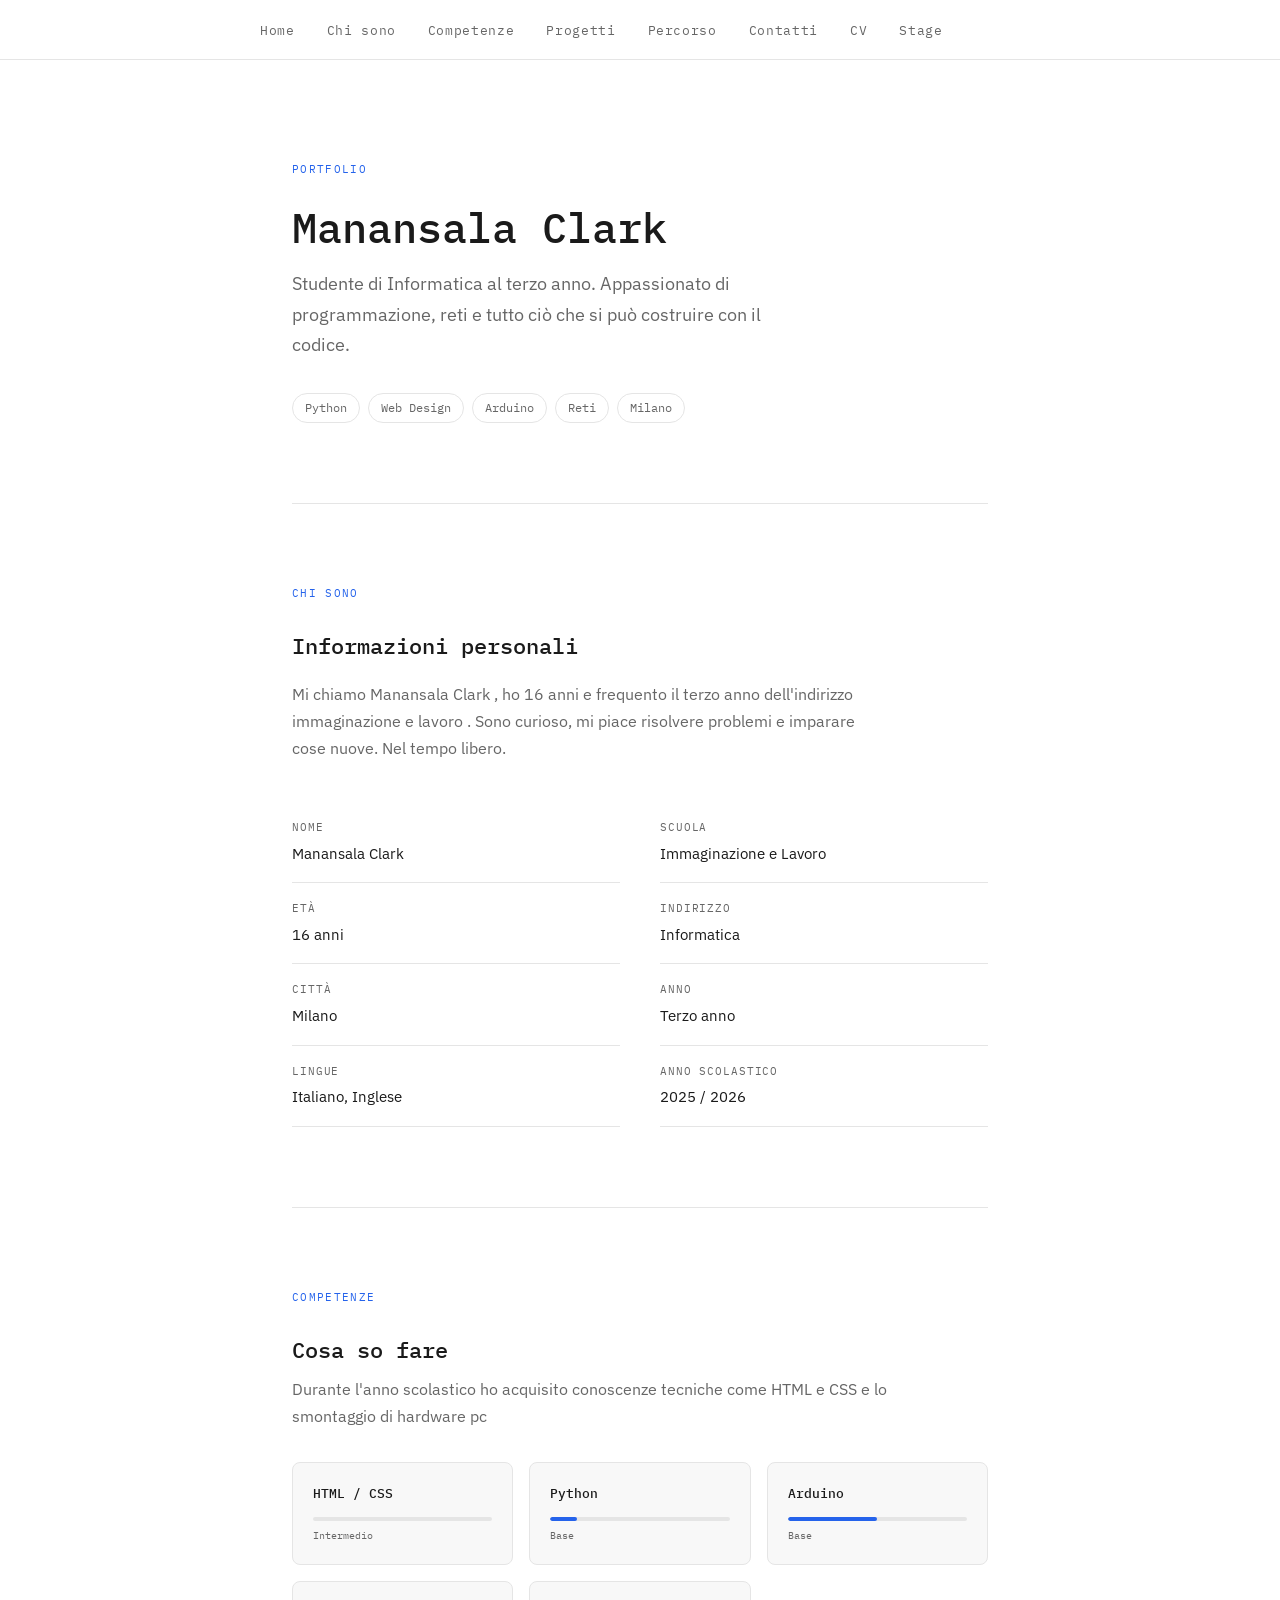
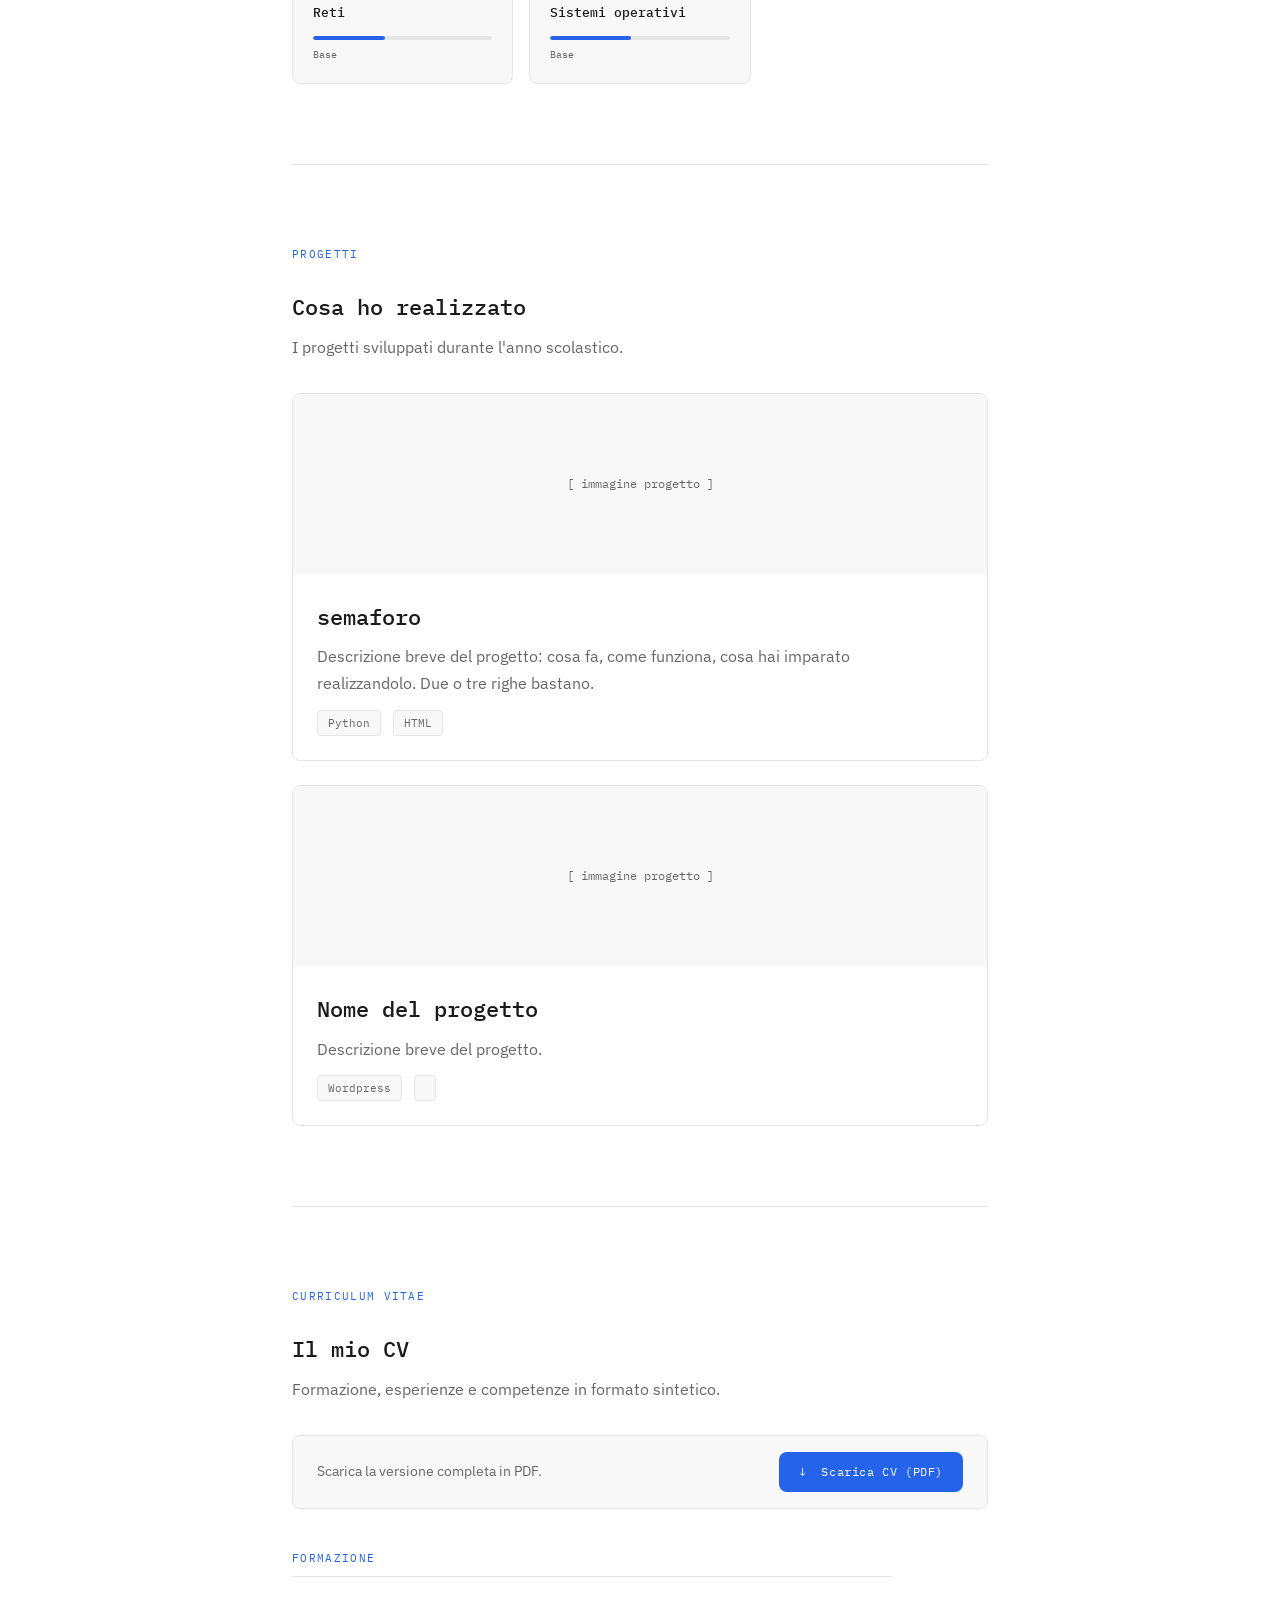
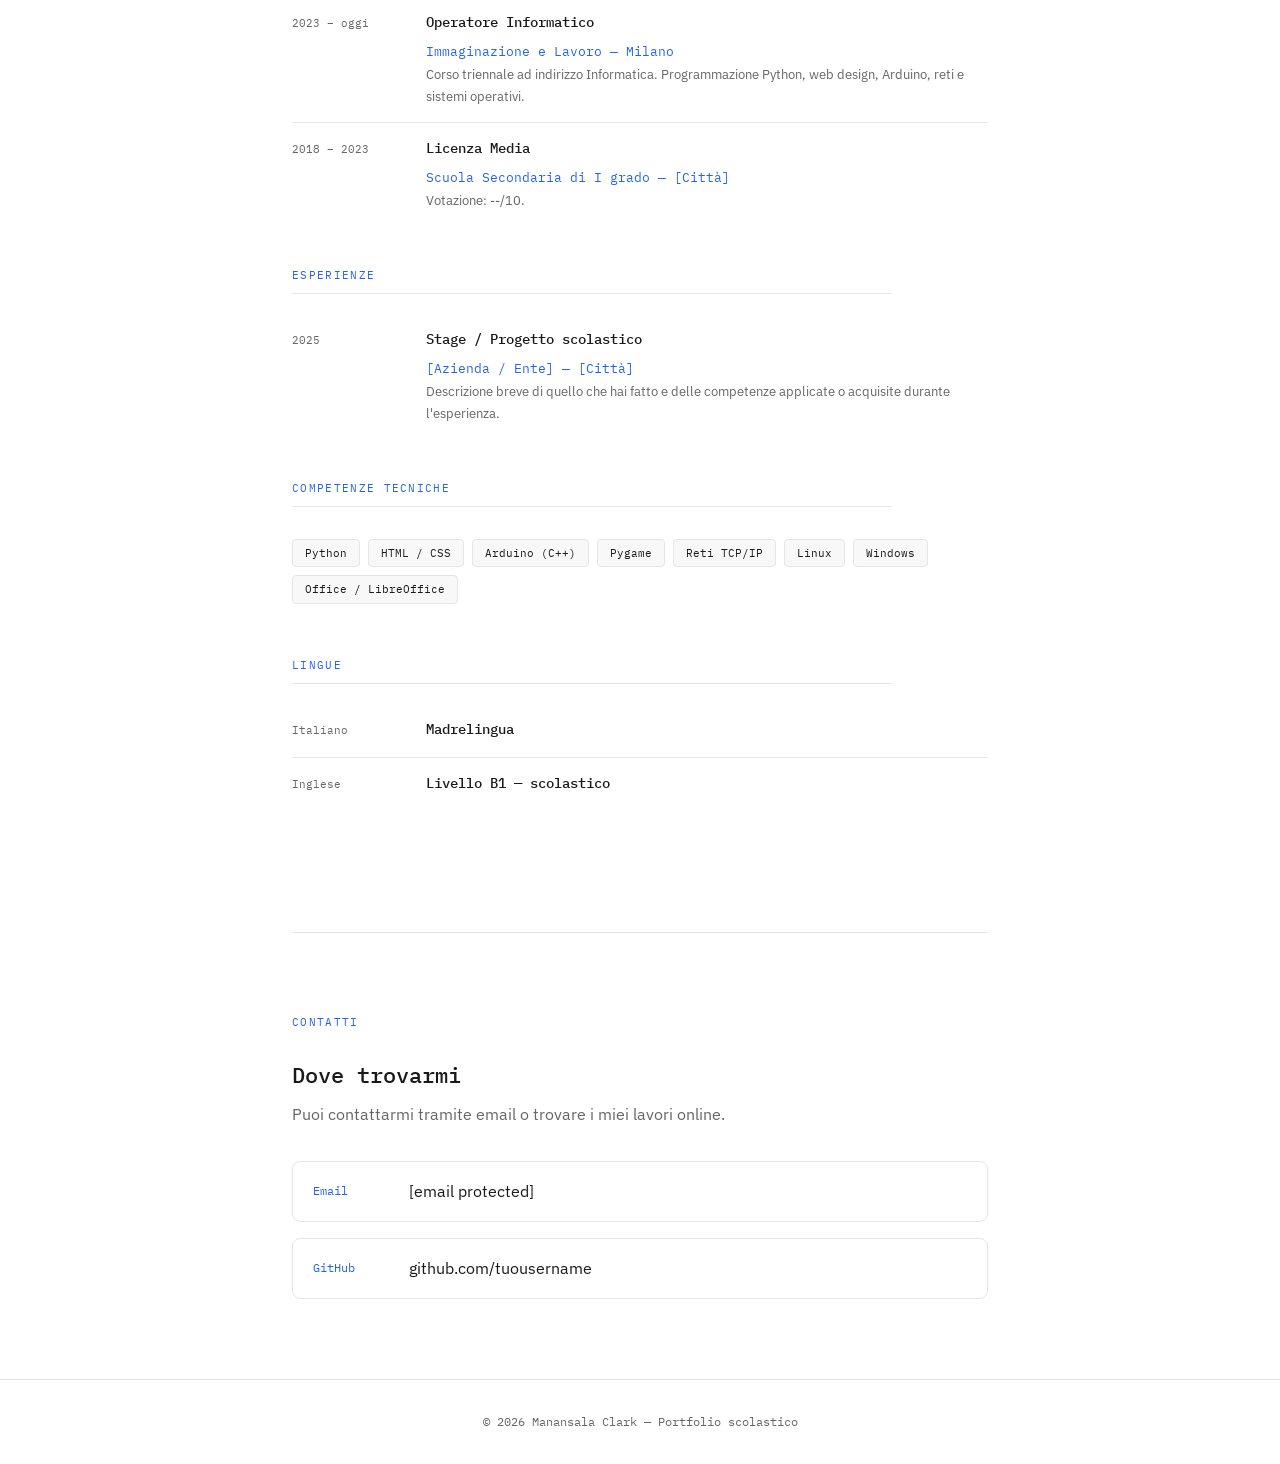
<file: index.html>
<!DOCTYPE html>
<html lang="it">
<head>
  <meta charset="UTF-8" />
  <meta name="viewport" content="width=device-width, initial-scale=1.0"/>

  <!-- ✏️ MODIFICA: cambia il titolo con il tuo nome -->
  <title> Manansala Clark  — Portfolio</title>

  <link rel="preconnect" href="https://fonts.googleapis.com">
  <link href="https://fonts.googleapis.com/css2?family=IBM+Plex+Sans:wght@300;400;500&family=IBM+Plex+Mono:wght@400;500&display=swap" rel="stylesheet">
  <link rel="stylesheet" href="style.css">
</head>

<body>

  <!-- NAVIGAZIONE -->
  <nav>
    <ul>
      <!-- ✏️ puoi cambiare le voci del menu -->
      <li><a href="#hero">Home</a></li>
      <li><a href="#chi-sono">Chi sono</a></li>
      <li><a href="#competenze">Competenze</a></li>
      <li><a href="#progetti">Progetti</a></li>
      <li><a href="#percorso">Percorso</a></li>
      <li><a href="#contatti">Contatti</a></li>
      <li><a href="#cv">CV</a></li>
      <li><a href="./stage.html">Stage</a></li>
    </ul>
  </nav>

  <main>

    <!-- ==========================================
         HERO — presentazione iniziale
         ========================================== -->
    <section id="hero">
      <p class="etichetta">Portfolio</p>

      <!-- ✏️ MODIFICA: il tuo nome e cognome -->
      <h1> Manansala Clark </h1>

      <!-- ✏️ MODIFICA: una frase breve su di te -->
      <p class="sottotitolo">
        Studente di Informatica al terzo anno. Appassionato di programmazione,
        reti e tutto ciò che si può costruire con il codice.
      </p>

      <!-- ✏️ MODIFICA: le parole chiave che ti descrivono -->
      <div class="tag-list">
        <span class="tag">Python</span>
        <span class="tag">Web Design</span>
        <span class="tag">Arduino</span>
        <span class="tag">Reti</span>
        <span class="tag">Milano</span>
      </div>
    </section>

    <!-- ==========================================
         CHI SONO
         ========================================== -->
    <section id="chi-sono">
      <p class="etichetta">Chi sono</p>
      <h2>Informazioni personali</h2>

      <!-- ✏️ MODIFICA: scrivi qualcosa su di te -->
      <p style="margin-top: 16px;">
        Mi chiamo Manansala Clark , ho 16 anni e frequento il terzo anno
        dell'indirizzo immaginazione e lavoro . Sono curioso,
        mi piace risolvere problemi e imparare cose nuove.
        Nel tempo libero.
      </p>

      <div class="griglia-2col" style="margin-top: 40px;">
        <div>
          <!-- ✏️ MODIFICA: le tue informazioni -->
          <div class="info-riga">
            <span>Nome</span>
            <span> Manansala Clark </span>
          </div>
          <div class="info-riga">
            <span>Età</span>
            <span>16 anni</span>
          </div>
          <div class="info-riga">
            <span>Città</span>
            <span>Milano</span>
          </div>
          <div class="info-riga">
            <span>Lingue</span>
            <span>Italiano, Inglese</span>
          </div>
        </div>
        <div>
          <div class="info-riga">
            <span>Scuola</span>
            <span>Immaginazione e Lavoro</span>
          </div>
          <div class="info-riga">
            <span>Indirizzo</span>
            <span>Informatica</span>
          </div>
          <div class="info-riga">
            <span>Anno</span>
            <span>Terzo anno</span>
          </div>
          <div class="info-riga">
            <span>Anno scolastico</span>
            <span>2025 / 2026</span>
          </div>
        </div>
      </div>
    </section>

    <!-- ==========================================
         COMPETENZE
         ========================================== -->
    <section id="competenze">
      <p class="etichetta">Competenze</p>
      <h2>Cosa so fare</h2>
      <p style="margin-top: 8px;">
        Durante l'anno scolastico ho acquisito conoscenze tecniche come HTML e CSS e lo smontaggio di hardware pc
      </p>

      <!-- ✏️ MODIFICA: le tue competenze e il livello (da 0% a 100%) -->
      <div class="competenze-griglia">

        <div class="competenza-card">
          <h3>HTML / CSS</h3>
          <div class="barra-contenitore">av
            <div class="barra" style="width: 70%"></div>
          </div>
          <p class="livello-label">Intermedio</p>
        </div>

        <div class="competenza-card">
          <h3>Python</h3>
          <div class="barra-contenitore">
            <div class="barra" style="width: 15%"></div>
          </div>
          <p class="livello-label">Base</p>
        </div>

        <div class="competenza-card">
          <h3>Arduino</h3>
          <div class="barra-contenitore">
            <div class="barra" style="width: 50%"></div>
          </div>
          <p class="livello-label">Base</p>
        </div>

        <div class="competenza-card">
          <h3>Reti</h3>
          <div class="barra-contenitore">
            <div class="barra" style="width: 40%"></div>
          </div>
          <p class="livello-label">Base</p>
        </div>

        <div class="competenza-card">
          <h3>Sistemi operativi</h3>
          <div class="barra-contenitore">
            <div class="barra" style="width: 45%"></div>
          </div>
          <p class="livello-label">Base</p>
        </div>

        <!-- ✏️ aggiungi altre competenze copiando il blocco sopra -->

      </div>
    </section>

    <!-- ==========================================
         PROGETTI
         ========================================== -->
    <section id="progetti">
      <p class="etichetta">Progetti</p>
      <h2>Cosa ho realizzato</h2>
      <p style="margin-top: 8px;">
        I progetti sviluppati durante l'anno scolastico.
      </p>

      <div class="progetti-lista">

        <!-- PROGETTO 1 — ✏️ MODIFICA con il tuo progetto -->
        <div class="progetto-card">
          <div class="progetto-immagine">
            <!-- ✏️ sostituisci questo placeholder con un'immagine del progetto:
                 <img src="screenshot-progetto.jpg" alt="Nome progetto" style="width:100%;height:100%;object-fit:cover;">
            -->
            [ immagine progetto ]
          </div>
          <div class="progetto-corpo">
            <h2>semaforo</h2>
            <p style="margin-top: 8px;">
              Descrizione breve del progetto: cosa fa, come funziona, cosa hai imparato
              realizzandolo. Due o tre righe bastano.
            </p>
            <div class="progetto-meta">
              <!-- ✏️ aggiungi i linguaggi / strumenti usati -->
              <span class="badge">Python</span>
              <span class="badge">HTML</span>
            </div>
            <!-- ✏️ se hai un link al progetto, inseriscilo qui -->
            <!-- <a href="#" class="progetto-link">→ Vedi il progetto</a> -->
          </div>
        </div>

        <!-- PROGETTO 2 — ✏️ MODIFICA con il tuo progetto -->
        <div class="progetto-card">
          <div class="progetto-immagine">[ immagine progetto ]</div>
          <div class="progetto-corpo">
            <h2>Nome del progetto</h2>
            <p style="margin-top: 8px;">
              Descrizione breve del progetto.
            </p>
            <div class="progetto-meta">
              <span class="badge">Wordpress</span>
              <span class="badge"></span>
            </div>
          </div>
        </div>

        <!-- ✏️ copia un blocco qui sopra per aggiungere altri progetti -->

      </div>
    </section>

    <!-- ==========================================
         CV
         ========================================== -->
    <section id="cv">
      <p class="etichetta">Curriculum Vitae</p>
      <h2>Il mio CV</h2>
      <p style="margin-top: 8px;">
        Formazione, esperienze e competenze in formato sintetico.
      </p>

      <!-- BOTTONE DOWNLOAD PDF -->
      <div class="cv-download-bar">
        <p>Scarica la versione completa in PDF.</p>
        <!-- ✏️ MODIFICA: sostituisci "cv.pdf" con il nome del tuo file PDF -->
        <a href="cv.pdf" download="NomeCognome_CV.pdf" class="btn-scarica">
          ↓ &nbsp;Scarica CV (PDF)
        </a>
      </div>

      <!-- FORMAZIONE -->
      <div class="cv-blocco">
        <p class="cv-blocco-titolo">Formazione</p>

        <!-- ✏️ MODIFICA: il tuo percorso scolastico -->
        <div class="cv-riga">
          <span class="cv-periodo">2023 – oggi</span>
          <div class="cv-contenuto">
            <h3>Operatore Informatico</h3>
            <span class="cv-luogo">Immaginazione e Lavoro — Milano</span>
            <p>Corso triennale ad indirizzo Informatica. Programmazione Python,
               web design, Arduino, reti e sistemi operativi.</p>
          </div>
        </div>

        <div class="cv-riga">
          <span class="cv-periodo">2018 – 2023</span>
          <div class="cv-contenuto">
            <h3>Licenza Media</h3>
            <!-- ✏️ MODIFICA: la tua scuola media -->
            <span class="cv-luogo">Scuola Secondaria di I grado — [Città]</span>
            <p>Votazione: --/10.</p>
          </div>
        </div>

        <!-- ✏️ aggiungi altri blocchi copiando una cv-riga -->
      </div>

      <!-- ESPERIENZE -->
      <div class="cv-blocco">
        <p class="cv-blocco-titolo">Esperienze</p>

        <!-- ✏️ MODIFICA: aggiungi stage, lavori, volontariato, ecc. -->
        <div class="cv-riga">
          <span class="cv-periodo">2025</span>
          <div class="cv-contenuto">
            <h3>Stage / Progetto scolastico</h3>
            <!-- ✏️ MODIFICA: azienda o contesto -->
            <span class="cv-luogo">[Azienda / Ente] — [Città]</span>
            <p>Descrizione breve di quello che hai fatto e delle competenze
               applicate o acquisite durante l'esperienza.</p>
          </div>
        </div>

        <!-- ✏️ se non hai esperienze lavorative ancora, puoi rimuovere
             questa sezione o usarla per progetti extrascolastici -->
      </div>

      <!-- COMPETENZE TECNICHE -->
      <div class="cv-blocco">
        <p class="cv-blocco-titolo">Competenze tecniche</p>
        <!-- ✏️ MODIFICA: le tue competenze -->
        <div class="cv-skill-lista">
          <span class="cv-skill">Python</span>
          <span class="cv-skill">HTML / CSS</span>
          <span class="cv-skill">Arduino (C++)</span>
          <span class="cv-skill">Pygame</span>
          <span class="cv-skill">Reti TCP/IP</span>
          <span class="cv-skill">Linux</span>
          <span class="cv-skill">Windows</span>
          <span class="cv-skill">Office / LibreOffice</span>
        </div>
      </div>

      <!-- LINGUE -->
      <div class="cv-blocco">
        <p class="cv-blocco-titolo">Lingue</p>

        <div class="cv-riga">
          <span class="cv-periodo">Italiano</span>
          <div class="cv-contenuto">
            <h3>Madrelingua</h3>
          </div>
        </div>

        <div class="cv-riga">
          <span class="cv-periodo">Inglese</span>
          <div class="cv-contenuto">
            <!-- ✏️ MODIFICA: il tuo livello -->
            <h3>Livello B1 — scolastico</h3>
          </div>
        </div>
      </div>

    </section>

    <!-- ==========================================
         CONTATTI
         ========================================== -->
    <section id="contatti">
      <p class="etichetta">Contatti</p>
      <h2>Dove trovarmi</h2>
      <p style="margin-top: 8px;">
        Puoi contattarmi tramite email o trovare i miei lavori online.
      </p>

      <div class="contatti-lista">

        <!-- ✏️ MODIFICA: la tua email -->
        <a href="/cdn-cgi/l/email-protection#3b4f4e5a7b5e565a525715524f" class="contatto-riga">
          <span class="contatto-icona">Email</span>
          <span><span class="__cf_email__" data-cfemail="5d29283c1d38303c3431733429">[email&#160;protected]</span></span>
        </a>

        <!-- ✏️ MODIFICA: il tuo profilo GitHub (se ce l'hai) -->
        <a href="https://github.com/tuousername" class="contatto-riga" target="_blank">
          <span class="contatto-icona">GitHub</span>
          <span>github.com/tuousername</span>
        </a>

        <!-- ✏️ aggiungi altri link (LinkedIn, ecc.) copiando il blocco sopra
             oppure cancella quelli che non usi -->

      </div>
    </section>

    

  </main>

    <footer>
    <!-- ✏️ MODIFICA: il tuo nome -->
    © 2026 Manansala Clark — Portfolio scolastico
  </footer>

</body>
</html>
</file>
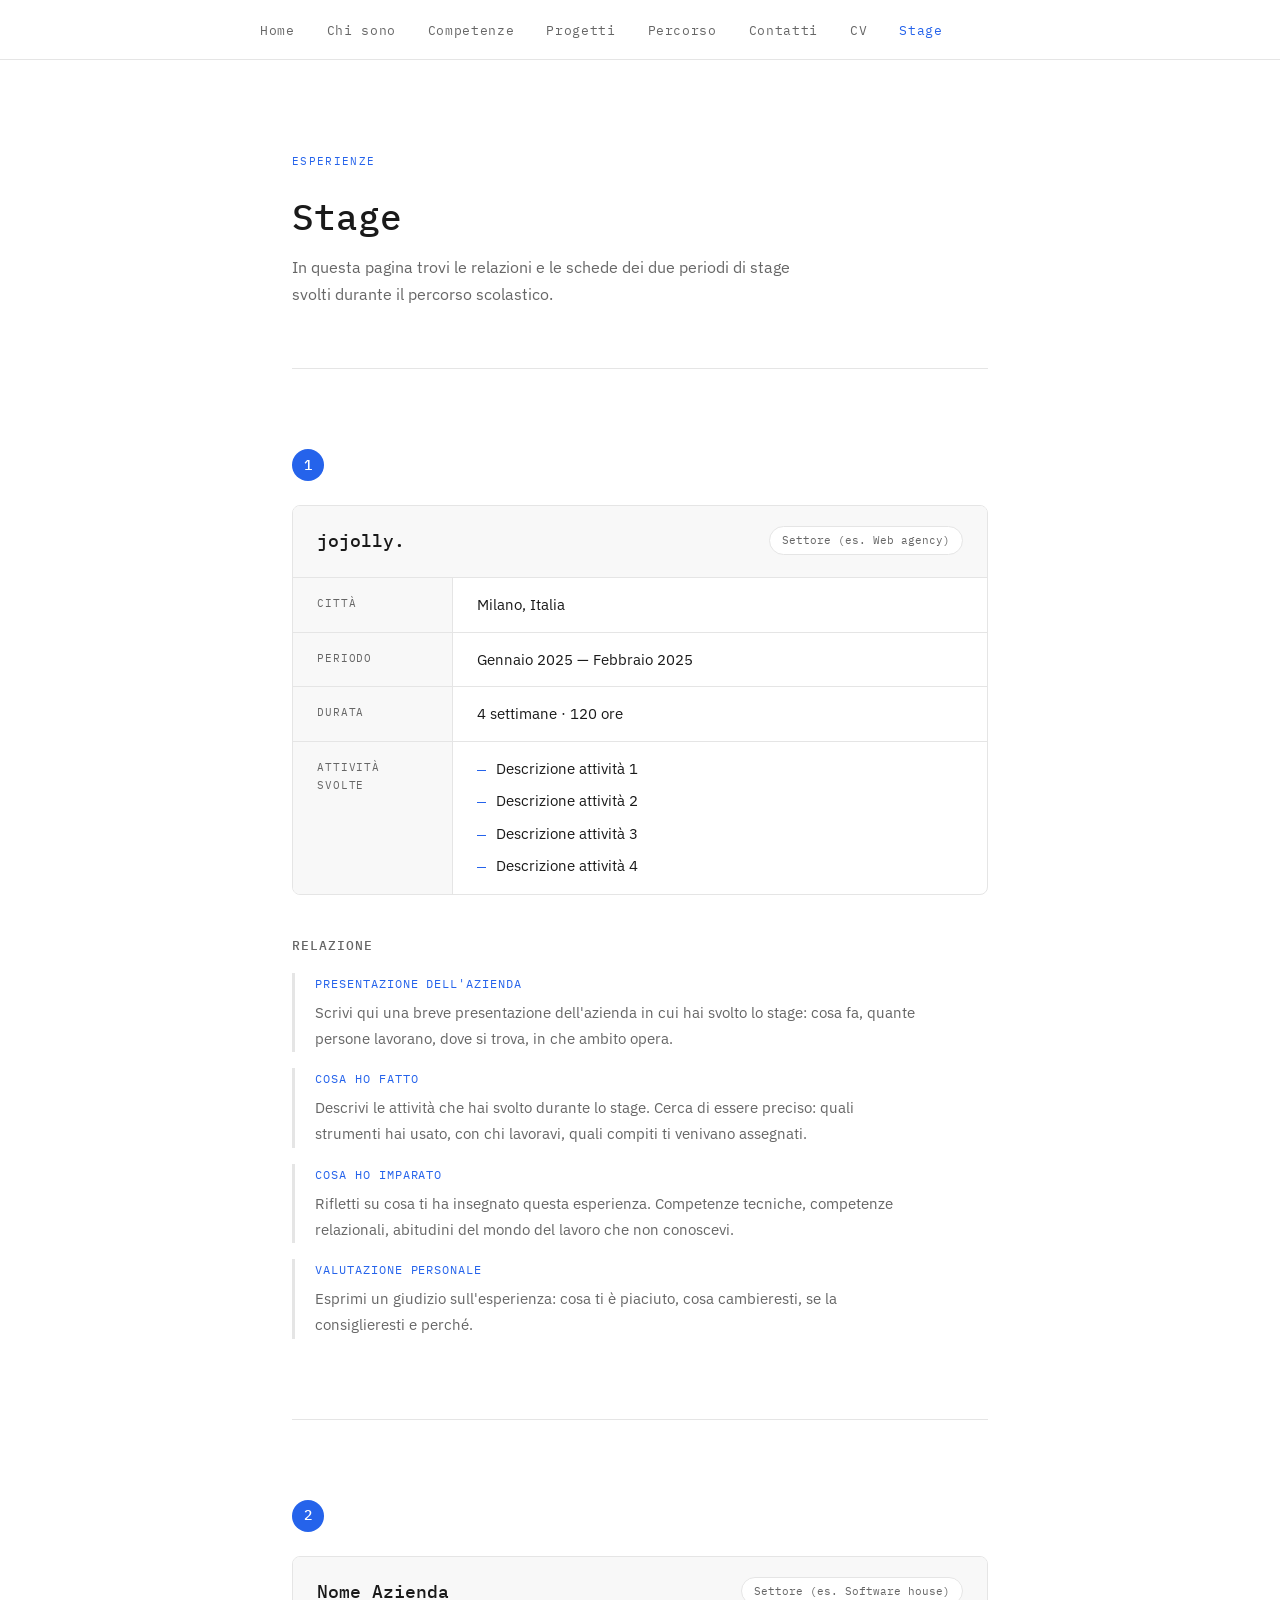
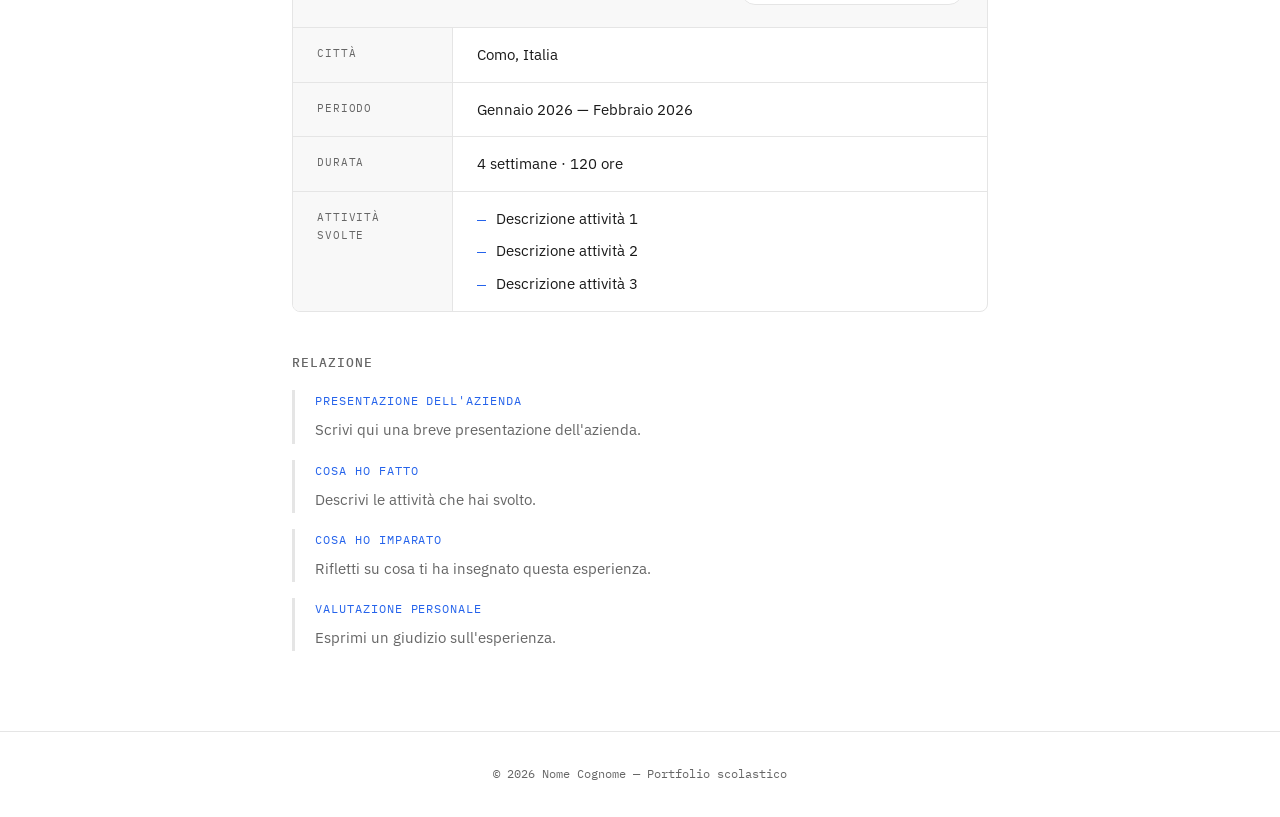
<file: stage.html>
<!DOCTYPE html>
<html lang="it">
<head>
  <meta charset="UTF-8" />
  <meta name="viewport" content="width=device-width, initial-scale=1.0"/>

  <!-- ✏️ MODIFICA: cambia il titolo con il tuo nome -->
  <title>Nome Cognome — Stage</title>

  <link rel="preconnect" href="https://fonts.googleapis.com">
  <link href="https://fonts.googleapis.com/css2?family=IBM+Plex+Sans:wght@300;400;500&family=IBM+Plex+Mono:wght@400;500&display=swap" rel="stylesheet">
  <link rel="stylesheet" href="style.css">
</head>

<body class="pagina-stage">

  <!-- NAVIGAZIONE -->
  <nav>
    <ul>
      <!-- ✏️ MODIFICA: stessi link del tuo portfolio -->
      <li><a href="./index.html">Home</a></li>
      <li><a href="index.html#chi-sono">Chi sono</a></li>
      <li><a href="./index.html#competenze">Competenze</a></li>
      <li><a href="./index.html#progetti">Progetti</a></li>
      <li><a href="./index.html#percorso">Percorso</a></li>
      <li><a href="./index.html#contatti">Contatti</a></li>
      <li><a href="./index.html#cv">CV</a></li>
      <li><a href="./stage.html" class="attivo">Stage</a></li>
    </ul>
  </nav>

  <main>

    <!-- INTESTAZIONE -->
    <section id="intro">
      <p class="etichetta">Esperienze</p>
      <h1>Stage</h1>
      <p>
        In questa pagina trovi le relazioni e le schede dei due periodi
        di stage svolti durante il percorso scolastico.
      </p>
    </section>


    <!-- ==========================================
         STAGE 1
         ========================================== -->
    <section id="stage-1">

      <div class="numero-stage">1</div>

      <!-- SCHEDA AZIENDA -->
      <div class="scheda-azienda">

        <div class="scheda-header">
          <!-- ✏️ MODIFICA: nome azienda e settore -->
          <h2>jojolly.</h2>
          <span class="settore-badge">Settore (es. Web agency)</span>
        </div>

        <div class="scheda-corpo">

          <div class="scheda-riga">
            <span class="scheda-label">Città</span>
            <!-- ✏️ MODIFICA -->
            <span class="scheda-valore">Milano, Italia</span>
          </div>

          <div class="scheda-riga">
            <span class="scheda-label">Periodo</span>
            <!-- ✏️ MODIFICA: quando hai fatto lo stage -->
            <span class="scheda-valore">Gennaio 2025 — Febbraio 2025</span>
          </div>

          <div class="scheda-riga">
            <span class="scheda-label">Durata</span>
            <!-- ✏️ MODIFICA -->
            <span class="scheda-valore">4 settimane · 120 ore</span>
          </div>

          <div class="scheda-riga">
            <span class="scheda-label">Attività svolte</span>
            <!-- ✏️ MODIFICA: aggiungi / rimuovi voci -->
            <ul class="attivita-lista">
              <li>Descrizione attività 1</li>
              <li>Descrizione attività 2</li>
              <li>Descrizione attività 3</li>
              <li>Descrizione attività 4</li>
            </ul>
          </div>

        </div>
      </div>

      <!-- RELAZIONE -->
      <div class="relazione-contenitore">
        <h3>Relazione</h3>

        <div class="relazione-testo">

          <!-- ✏️ Ogni blocco è un paragrafo della relazione.
               Puoi cambiare i titoli e scrivere il tuo testo dentro i tag <p>.
               Puoi aggiungere altri paragrafi copiando il blocco sotto. -->

          <div class="relazione-paragrafo">
            <p class="para-titolo">Presentazione dell'azienda</p>
            <p>
              Scrivi qui una breve presentazione dell'azienda in cui hai svolto
              lo stage: cosa fa, quante persone lavorano, dove si trova,
              in che ambito opera.
            </p>
          </div>

          <div class="relazione-paragrafo">
            <p class="para-titolo">Cosa ho fatto</p>
            <p>
              Descrivi le attività che hai svolto durante lo stage.
              Cerca di essere preciso: quali strumenti hai usato,
              con chi lavoravi, quali compiti ti venivano assegnati.
            </p>
          </div>

          <div class="relazione-paragrafo">
            <p class="para-titolo">Cosa ho imparato</p>
            <p>
              Rifletti su cosa ti ha insegnato questa esperienza.
              Competenze tecniche, competenze relazionali, abitudini
              del mondo del lavoro che non conoscevi.
            </p>
          </div>

          <div class="relazione-paragrafo">
            <p class="para-titolo">Valutazione personale</p>
            <p>
              Esprimi un giudizio sull'esperienza: cosa ti è piaciuto,
              cosa cambieresti, se la consiglieresti e perché.
            </p>
          </div>

        </div>
      </div>

    </section>


    <!-- ==========================================
         STAGE 2
         ========================================== -->
    <section id="stage-2">

      <div class="numero-stage">2</div>

      <!-- SCHEDA AZIENDA -->
      <div class="scheda-azienda">

        <div class="scheda-header">
          <!-- ✏️ MODIFICA: nome azienda e settore -->
          <h2>Nome Azienda</h2>
          <span class="settore-badge">Settore (es. Software house)</span>
        </div>

        <div class="scheda-corpo">

          <div class="scheda-riga">
            <span class="scheda-label">Città</span>
            <span class="scheda-valore">Como, Italia</span>
          </div>

          <div class="scheda-riga">
            <span class="scheda-label">Periodo</span>
            <span class="scheda-valore">Gennaio 2026 — Febbraio 2026</span>
          </div>

          <div class="scheda-riga">
            <span class="scheda-label">Durata</span>
            <span class="scheda-valore">4 settimane · 120 ore</span>
          </div>

          <div class="scheda-riga">
            <span class="scheda-label">Attività svolte</span>
            <ul class="attivita-lista">
              <li>Descrizione attività 1</li>
              <li>Descrizione attività 2</li>
              <li>Descrizione attività 3</li>
            </ul>
          </div>

        </div>
      </div>

      <!-- RELAZIONE -->
      <div class="relazione-contenitore">
        <h3>Relazione</h3>

        <div class="relazione-testo">

          <div class="relazione-paragrafo">
            <p class="para-titolo">Presentazione dell'azienda</p>
            <p>
              Scrivi qui una breve presentazione dell'azienda.
            </p>
          </div>

          <div class="relazione-paragrafo">
            <p class="para-titolo">Cosa ho fatto</p>
            <p>
              Descrivi le attività che hai svolto.
            </p>
          </div>

          <div class="relazione-paragrafo">
            <p class="para-titolo">Cosa ho imparato</p>
            <p>
              Rifletti su cosa ti ha insegnato questa esperienza.
            </p>
          </div>

          <div class="relazione-paragrafo">
            <p class="para-titolo">Valutazione personale</p>
            <p>
              Esprimi un giudizio sull'esperienza.
            </p>
          </div>

        </div>
      </div>

    </section>

  </main>

  <footer>
    <!-- ✏️ MODIFICA: il tuo nome -->
    © 2026 Nome Cognome — Portfolio scolastico
  </footer>

</body>
</html>
</file>
<file: style.css>
/* =============================================
   VARIABILI — modifica qui i colori del sito
   Cambiarle qui le cambia su TUTTE le pagine
   ============================================= */
:root {
  --colore-sfondo:     #ffffff;
  --colore-testo:      #1a1a1a;
  --colore-testo-muto: #666666;
  --colore-accento:    #2563eb;   /* ✏️ cambia questo colore con il tuo preferito */
  --colore-bordo:      #e5e5e5;
  --colore-card:       #f8f8f8;

  --font-titoli: 'IBM Plex Mono', monospace;
  --font-testo:  'IBM Plex Sans', sans-serif;

  --larghezza-max: 760px;
  --raggio:        8px;
}

/* =============================================
   RESET E BASE
   ============================================= */
*, *::before, *::after {
  box-sizing: border-box;
  margin: 0;
  padding: 0;
}

html {
  scroll-behavior: smooth;
}

body {
  background-color: var(--colore-sfondo);
  color: var(--colore-testo);
  font-family: var(--font-testo);
  font-size: 16px;
  line-height: 1.7;
}

/* =============================================
   NAVIGAZIONE
   ============================================= */
nav {
  position: sticky;
  top: 0;
  background-color: var(--colore-sfondo);
  border-bottom: 1px solid var(--colore-bordo);
  z-index: 100;
  padding: 0 32px;
}

nav ul {
  list-style: none;
  display: flex;
  gap: 32px;
  max-width: var(--larghezza-max);
  margin: 0 auto;
  padding: 16px 0;
}

nav a {
  text-decoration: none;
  color: var(--colore-testo-muto);
  font-size: 13px;
  font-family: var(--font-titoli);
  letter-spacing: 0.05em;
  transition: color 0.2s;
}

nav a:hover,
nav a.attivo {
  color: var(--colore-accento);
}

/* =============================================
   LAYOUT PRINCIPALE
   ============================================= */
main {
  max-width: var(--larghezza-max);
  margin: 0 auto;
  padding: 0 32px;
}

section {
  padding: 80px 0;
  border-bottom: 1px solid var(--colore-bordo);
}

section:last-child {
  border-bottom: none;
}

/* =============================================
   TIPOGRAFIA
   ============================================= */
.etichetta {
  font-family: var(--font-titoli);
  font-size: 11px;
  letter-spacing: 0.12em;
  text-transform: uppercase;
  color: var(--colore-accento);
  margin-bottom: 24px;
}

h1 {
  font-family: var(--font-titoli);
  font-size: clamp(28px, 5vw, 42px);
  font-weight: 500;
  line-height: 1.2;
  margin-bottom: 16px;
}

/* h1 nella pagina stage è leggermente più piccolo */
.pagina-stage h1 {
  font-size: clamp(24px, 4vw, 36px);
}

h2 {
  font-family: var(--font-titoli);
  font-size: 22px;
  font-weight: 500;
  margin-bottom: 8px;
}

h3 {
  font-family: var(--font-titoli);
  font-size: 15px;
  font-weight: 500;
  margin-bottom: 6px;
}

p {
  color: var(--colore-testo-muto);
  max-width: 600px;
}

a {
  color: var(--colore-accento);
}

/* =============================================
   SEZIONE HERO (intestazione — solo index)
   ============================================= */
#hero {
  padding: 100px 0 80px;
}

#hero .sottotitolo {
  font-size: 18px;
  color: var(--colore-testo-muto);
  margin-bottom: 32px;
  max-width: 520px;
}

.tag-list {
  display: flex;
  flex-wrap: wrap;
  gap: 8px;
  margin-top: 24px;
}

.tag {
  font-family: var(--font-titoli);
  font-size: 12px;
  padding: 4px 12px;
  border: 1px solid var(--colore-bordo);
  border-radius: 100px;
  color: var(--colore-testo-muto);
}

/* =============================================
   SEZIONE CHI SONO — griglia 2 colonne
   ============================================= */
.griglia-2col {
  display: grid;
  grid-template-columns: 1fr 1fr;
  gap: 40px;
  margin-top: 32px;
}

.info-riga {
  display: flex;
  flex-direction: column;
  gap: 4px;
  padding: 16px 0;
  border-bottom: 1px solid var(--colore-bordo);
}

.info-riga span:first-child {
  font-family: var(--font-titoli);
  font-size: 11px;
  text-transform: uppercase;
  letter-spacing: 0.08em;
  color: var(--colore-testo-muto);
}

.info-riga span:last-child {
  font-size: 15px;
  color: var(--colore-testo);
}

/* =============================================
   SEZIONE COMPETENZE
   ============================================= */
.competenze-griglia {
  display: grid;
  grid-template-columns: repeat(auto-fill, minmax(200px, 1fr));
  gap: 16px;
  margin-top: 32px;
}

.competenza-card {
  background: var(--colore-card);
  border: 1px solid var(--colore-bordo);
  border-radius: var(--raggio);
  padding: 20px;
}

.competenza-card h3 {
  font-size: 13px;
  margin-bottom: 12px;
  color: var(--colore-testo);
}

.barra-contenitore {
  background: var(--colore-bordo);
  border-radius: 4px;
  height: 4px;
  overflow: hidden;
}

.barra {
  height: 100%;
  background: var(--colore-accento);
  border-radius: 4px;
}

.livello-label {
  font-family: var(--font-titoli);
  font-size: 10px;
  color: var(--colore-testo-muto);
  margin-top: 6px;
}

/* =============================================
   SEZIONE PROGETTI
   ============================================= */
.progetti-lista {
  display: flex;
  flex-direction: column;
  gap: 24px;
  margin-top: 32px;
}

.progetto-card {
  border: 1px solid var(--colore-bordo);
  border-radius: var(--raggio);
  overflow: hidden;
  transition: border-color 0.2s;
}

.progetto-card:hover {
  border-color: var(--colore-accento);
}

.progetto-immagine {
  width: 100%;
  height: 180px;
  background: var(--colore-card);
  display: flex;
  align-items: center;
  justify-content: center;
  font-family: var(--font-titoli);
  font-size: 12px;
  color: var(--colore-testo-muto);
  /* ✏️ puoi sostituire il colore di sfondo con un'immagine:
     background: url('immagine-progetto.jpg') center/cover; */
}

.progetto-corpo {
  padding: 24px;
}

.progetto-meta {
  display: flex;
  gap: 12px;
  margin-top: 12px;
  flex-wrap: wrap;
}

.badge {
  font-family: var(--font-titoli);
  font-size: 11px;
  padding: 3px 10px;
  border-radius: 4px;
  background: var(--colore-card);
  border: 1px solid var(--colore-bordo);
  color: var(--colore-testo-muto);
}

.progetto-link {
  display: inline-block;
  margin-top: 16px;
  font-family: var(--font-titoli);
  font-size: 12px;
  color: var(--colore-accento);
  text-decoration: none;
}

.progetto-link:hover {
  text-decoration: underline;
}

/* =============================================
   SEZIONE PERCORSO — timeline
   ============================================= */
.timeline {
  margin-top: 32px;
  display: flex;
  flex-direction: column;
  gap: 0;
}

.timeline-item {
  display: grid;
  grid-template-columns: 100px 1fr;
  gap: 24px;
  padding-bottom: 32px;
  position: relative;
}

.timeline-item::before {
  content: '';
  position: absolute;
  left: 91px;
  top: 6px;
  bottom: 0;
  width: 1px;
  background: var(--colore-bordo);
}

.timeline-item:last-child::before {
  display: none;
}

.timeline-anno {
  font-family: var(--font-titoli);
  font-size: 12px;
  color: var(--colore-testo-muto);
  padding-top: 2px;
  text-align: right;
}

.timeline-contenuto {
  padding-left: 20px;
  position: relative;
}

.timeline-contenuto::before {
  content: '';
  position: absolute;
  left: -4px;
  top: 7px;
  width: 8px;
  height: 8px;
  border-radius: 50%;
  background: var(--colore-accento);
}

/* =============================================
   SEZIONE CONTATTI
   ============================================= */
.contatti-lista {
  margin-top: 32px;
  display: flex;
  flex-direction: column;
  gap: 16px;
}

.contatto-riga {
  display: flex;
  align-items: center;
  gap: 16px;
  padding: 16px 20px;
  border: 1px solid var(--colore-bordo);
  border-radius: var(--raggio);
  text-decoration: none;
  color: var(--colore-testo);
  transition: border-color 0.2s, background 0.2s;
}

.contatto-riga:hover {
  border-color: var(--colore-accento);
  background: var(--colore-card);
}

.contatto-icona {
  font-family: var(--font-titoli);
  font-size: 12px;
  color: var(--colore-accento);
  min-width: 80px;
}

/* =============================================
   SEZIONE CV
   ============================================= */
.cv-download-bar {
  display: flex;
  align-items: center;
  justify-content: space-between;
  background: var(--colore-card);
  border: 1px solid var(--colore-bordo);
  border-radius: var(--raggio);
  padding: 16px 24px;
  margin-top: 32px;
  margin-bottom: 40px;
  flex-wrap: wrap;
  gap: 12px;
}

.cv-download-bar p {
  font-size: 14px;
  max-width: none;
}

.btn-scarica {
  display: inline-flex;
  align-items: center;
  gap: 8px;
  background: var(--colore-accento);
  color: #fff;
  text-decoration: none;
  font-family: var(--font-titoli);
  font-size: 12px;
  letter-spacing: 0.05em;
  padding: 10px 20px;
  border-radius: var(--raggio);
  transition: opacity 0.2s;
  white-space: nowrap;
}

.btn-scarica:hover {
  opacity: 0.85;
  color: #fff;
}

.cv-blocco {
  margin-bottom: 40px;
}

.cv-blocco-titolo {
  font-family: var(--font-titoli);
  font-size: 11px;
  letter-spacing: 0.12em;
  text-transform: uppercase;
  color: var(--colore-accento);
  border-bottom: 1px solid var(--colore-bordo);
  padding-bottom: 8px;
  margin-bottom: 20px;
}

.cv-riga {
  display: grid;
  grid-template-columns: 110px 1fr;
  gap: 16px 24px;
  padding: 14px 0;
  border-bottom: 1px solid var(--colore-bordo);
  align-items: start;
}

.cv-riga:last-child {
  border-bottom: none;
}

.cv-periodo {
  font-family: var(--font-titoli);
  font-size: 11px;
  color: var(--colore-testo-muto);
  padding-top: 3px;
}

.cv-contenuto h3 {
  font-size: 14px;
  font-weight: 500;
  margin-bottom: 2px;
  color: var(--colore-testo);
}

.cv-contenuto .cv-luogo {
  font-size: 13px;
  color: var(--colore-accento);
  font-family: var(--font-titoli);
  margin-bottom: 4px;
}

.cv-contenuto p {
  font-size: 13px;
  color: var(--colore-testo-muto);
  max-width: none;
  margin: 0;
}

.cv-skill-lista {
  display: flex;
  flex-wrap: wrap;
  gap: 8px;
  padding: 12px 0;
}

.cv-skill {
  font-family: var(--font-titoli);
  font-size: 11px;
  padding: 4px 12px;
  border-radius: 4px;
  background: var(--colore-card);
  border: 1px solid var(--colore-bordo);
  color: var(--colore-testo);
}

/* =============================================
   PAGINA STAGE — componenti specifici
   ============================================= */

/* Intestazione pagina stage */
#intro {
  padding: 80px 0 60px;
}

#intro p {
  margin-top: 12px;
  max-width: 520px;
}

/* Numerazione stage (cerchio colorato) */
.numero-stage {
  display: inline-flex;
  align-items: center;
  justify-content: center;
  width: 32px;
  height: 32px;
  border-radius: 50%;
  background: var(--colore-accento);
  color: #fff;
  font-family: var(--font-titoli);
  font-size: 14px;
  font-weight: 500;
  margin-bottom: 24px;
}

/* Scheda azienda */
.scheda-azienda {
  border: 1px solid var(--colore-bordo);
  border-radius: var(--raggio);
  overflow: hidden;
  margin-bottom: 40px;
}

.scheda-header {
  background: var(--colore-card);
  border-bottom: 1px solid var(--colore-bordo);
  padding: 20px 24px;
  display: flex;
  align-items: flex-start;
  justify-content: space-between;
  gap: 16px;
  flex-wrap: wrap;
}

.scheda-header h2 {
  font-size: 18px;
  margin-bottom: 0;
}

.scheda-header .settore-badge {
  font-family: var(--font-titoli);
  font-size: 11px;
  padding: 4px 12px;
  border: 1px solid var(--colore-bordo);
  border-radius: 100px;
  color: var(--colore-testo-muto);
  background: var(--colore-sfondo);
  white-space: nowrap;
}

.scheda-corpo {
  padding: 0;
}

.scheda-riga {
  display: grid;
  grid-template-columns: 160px 1fr;
  border-bottom: 1px solid var(--colore-bordo);
}

.scheda-riga:last-child {
  border-bottom: none;
}

.scheda-label {
  font-family: var(--font-titoli);
  font-size: 11px;
  text-transform: uppercase;
  letter-spacing: 0.08em;
  color: var(--colore-testo-muto);
  padding: 16px 24px;
  background: var(--colore-card);
  border-right: 1px solid var(--colore-bordo);
  display: flex;
  align-items: flex-start;
}

.scheda-valore {
  padding: 14px 24px;
  font-size: 15px;
  color: var(--colore-testo);
}

/* Lista attività dentro la scheda */
.attivita-lista {
  list-style: none;
  display: flex;
  flex-direction: column;
  gap: 6px;
  padding: 14px 24px;
}

.attivita-lista li {
  font-size: 15px;
  color: var(--colore-testo);
  display: flex;
  gap: 10px;
  align-items: flex-start;
}

.attivita-lista li::before {
  content: '—';
  color: var(--colore-accento);
  font-family: var(--font-titoli);
  flex-shrink: 0;
  margin-top: 1px;
}

/* Relazione */
.relazione-contenitore {
  margin-top: 8px;
}

.relazione-contenitore h3 {
  font-size: 13px;
  font-weight: 500;
  text-transform: uppercase;
  letter-spacing: 0.08em;
  color: var(--colore-testo-muto);
  margin-bottom: 16px;
}

.relazione-testo {
  display: flex;
  flex-direction: column;
  gap: 16px;
}

.relazione-paragrafo {
  border-left: 3px solid var(--colore-bordo);
  padding-left: 20px;
}

.relazione-paragrafo .para-titolo {
  font-family: var(--font-titoli);
  font-size: 12px;
  text-transform: uppercase;
  letter-spacing: 0.08em;
  color: var(--colore-accento);
  margin-bottom: 6px;
}

.relazione-paragrafo p {
  font-size: 15px;
  line-height: 1.75;
  /* ✏️ il testo della relazione va qui */
}

/* =============================================
   FOOTER
   ============================================= */
footer {
  border-top: 1px solid var(--colore-bordo);
  padding: 32px;
  text-align: center;
  font-family: var(--font-titoli);
  font-size: 12px;
  color: var(--colore-testo-muto);
}

/* =============================================
   RESPONSIVE (schermi piccoli)
   ============================================= */
@media (max-width: 600px) {
  main  { padding: 0 20px; }
  nav   { padding: 0 20px; }

  /* index */
  .griglia-2col      { grid-template-columns: 1fr; }
  .timeline-item     { grid-template-columns: 70px 1fr; }
  .cv-riga           { grid-template-columns: 1fr; gap: 4px; }
  .cv-periodo        { padding-top: 0; }
  .cv-download-bar   { flex-direction: column; align-items: flex-start; }

  /* stage */
  .scheda-riga       { grid-template-columns: 1fr; }
  .scheda-label      { border-right: none; border-bottom: 1px solid var(--colore-bordo); }
  .scheda-header     { flex-direction: column; gap: 8px; }
}
</file>
